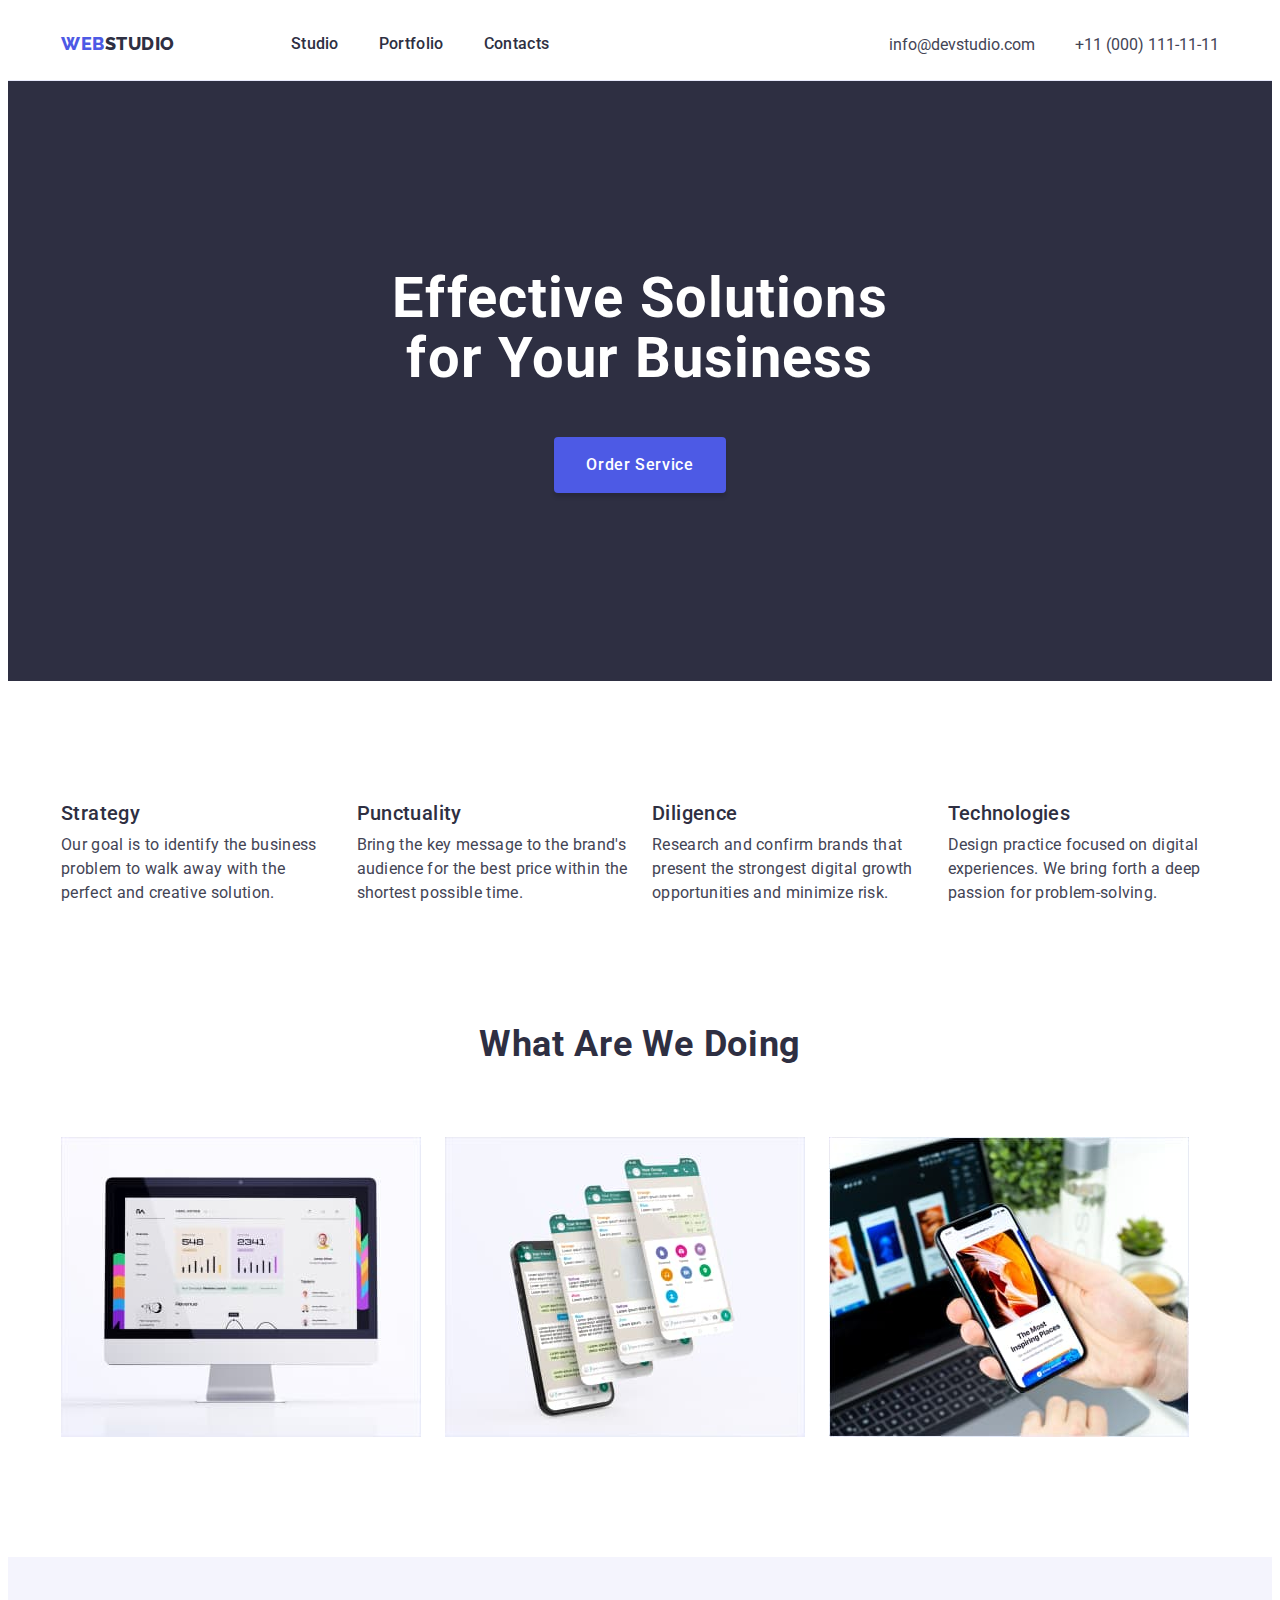
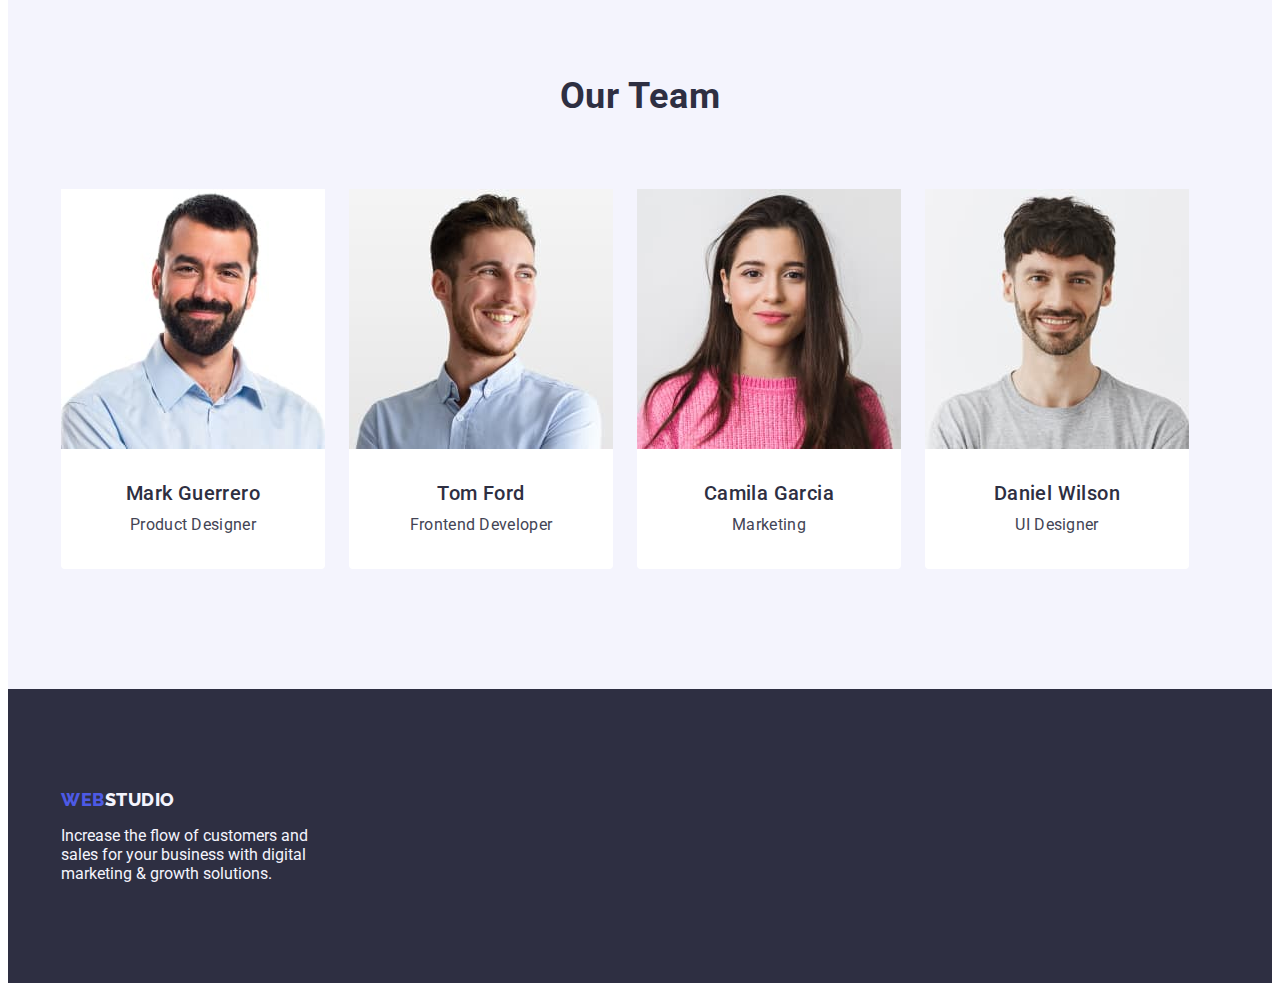
<file: index.html>
<!DOCTYPE html>
<html lang="en">
  <head>
    <meta charset="UTF-8" />
    <meta name="viewport" content="width=device-width, initial-scale=1.0" />
    <title>WebStudio</title>
    <link
      rel="stylesheet"
      href="https://cdnjs.cloudflare.com/ajax/libs/modern-normalize/2.0.0/modern-normalize.min.css"
      integrity="sha512-4xo8blKMVCiXpTaLzQSLSw3KFOVPWhm/TRtuPVc4WG6kUgjH6J03IBuG7JZPkcWMxJ5huwaBpOpnwYElP/m6wg=="
      crossorigin="anonymous"
      referrerpolicy="no-referrer"
    />
    <link rel="preconnect" href="https://fonts.googleapis.com" />
    <link rel="preconnect" href="https://fonts.gstatic.com" crossorigin />
    <link
      href="https://fonts.googleapis.com/css2?family=Raleway:wght@800&family=Roboto:wght@400;500;700;900&display=swap"
      rel="stylesheet"
    />
    <link rel="stylesheet" href="./css/styles.css" />
  </head>
  <body>
    <!-- Заголовок -->

    <header class="border">
      <div class="header-container container">
        <nav class="flex-header">
          <a href="./index.html" class="logo link"
            >Web<span class="logo-studio-header">Studio</span></a
          >
          <ul class="list flex-header">
            <li>
              <a href="./index.html" class="navigation link">Studio</a>
            </li>
            <li>
              <a href="./portfolio.html" class="navigation link">Portfolio</a>
            </li>
            <li><a href="" class="navigation link">Contacts</a></li>
          </ul>
        </nav>
        <address class="address">
          <ul class="list flex-header">
            <li>
              <a href="mailto:info@devstudio.com" class="link-address link"
                >info@devstudio.com</a
              >
            </li>
            <li>
              <a href="tel:+110001111111" class="link-address link"
                >+11 (000) 111-11-11</a
              >
            </li>
          </ul>
        </address>
      </div>
    </header>

    <main>
      <section class="hero">
        <div class="container container-hero">
          <h1 class="hero-header">Effective Solutions for Your Business</h1>
          <button type="button" class="hero-button">Order Service</button>
        </div>
      </section>

      <!-- Переваги -->

      <section class="features">
        <div class="container">
          <h2 class="visually-hidden">Features</h2>
          <ul class="list features-flex">
            <li class="features-list-item">
              <h3 class="header-feature list-item">Strategy</h3>
              <p class="text">
                Our goal is to identify the business problem to walk away with
                the perfect and creative solution.
              </p>
            </li>
            <li class="features-list-item">
              <h3 class="header-feature list-item">Punctuality</h3>
              <p class="text">
                Bring the key message to the brand's audience for the best price
                within the shortest possible time.
              </p>
            </li>
            <li class="features-list-item">
              <h3 class="header-feature list-item">Diligence</h3>
              <p class="text">
                Research and confirm brands that present the strongest digital
                growth opportunities and minimize risk.
              </p>
            </li>
            <li class="features-list-item">
              <h3 class="header-feature list-item">Technologies</h3>
              <p class="text">
                Design practice focused on digital experiences. We bring forth a
                deep passion for problem-solving.
              </p>
            </li>
          </ul>
        </div>
      </section>

      <!-- Чим ми займаємось -->

      <section class="occupation-wrap">
        <div class="container">
          <h2 class="header-second occupation">What are we doing</h2>
          <ul class="list occupation-flex">
            <li class="occupation-flex">
              <img
                src="./images/Rectangle71-2.jpg"
                alt="Web Development"
                width="360"
              />
            </li>
            <li class="occupation-flex">
              <img
                src="./images/Rectangle71-1.jpg"
                alt="App Development"
                width="360"
              />
            </li>
            <li class="occupation-flex">
              <img
                src="./images/Rectangle71.jpg"
                alt="Web Design"
                width="360"
              />
            </li>
          </ul>
        </div>
      </section>

      <!-- Команда -->

      <section class="team">
        <div class="container">
          <h2 class="header-second team-header">Our Team</h2>
          <ul class="list team-flex">
            <li class="team-point">
              <img src="./images/img1.jpg" alt="Mark Guerrero" width="264" />
              <div class="team-item-container">
                <h3 class="header-feature team-item">Mark Guerrero</h3>
                <p class="text">Product Designer</p>
              </div>
            </li>
            <li class="team-point">
              <img src="./images/img4.jpg" alt="Tom Ford" width="264" />
              <div class="team-item-container">
                <h3 class="header-feature team-item">Tom Ford</h3>
                <p class="text">Frontend Developer</p>
              </div>
            </li>
            <li class="team-point">
              <img src="./images/img3.jpg" alt="Camila Garcia" width="264" />
              <div class="team-item-container">
                <h3 class="header-feature team-item">Camila Garcia</h3>
                <p class="text">Marketing</p>
              </div>
            </li>
            <li class="team-point">
              <img src="./images/img2.jpg" alt="Daniel Wilson" width="264" />
              <div class="team-item-container">
                <h3 class="header-feature team-item">Daniel Wilson</h3>
                <p class="text">UI Designer</p>
              </div>
            </li>
          </ul>
        </div>
      </section>
    </main>

    <footer class="footer">
      <div class="container">
        <a href="./index.html" class="logo link footer-logo"
          >Web<span class="logo-studio">Studio</span></a
        >
        <p class="text-footer">
          Increase the flow of customers and sales for your business with
          digital marketing & growth solutions.
        </p>
      </div>
    </footer>
  </body>
</html>
</file>
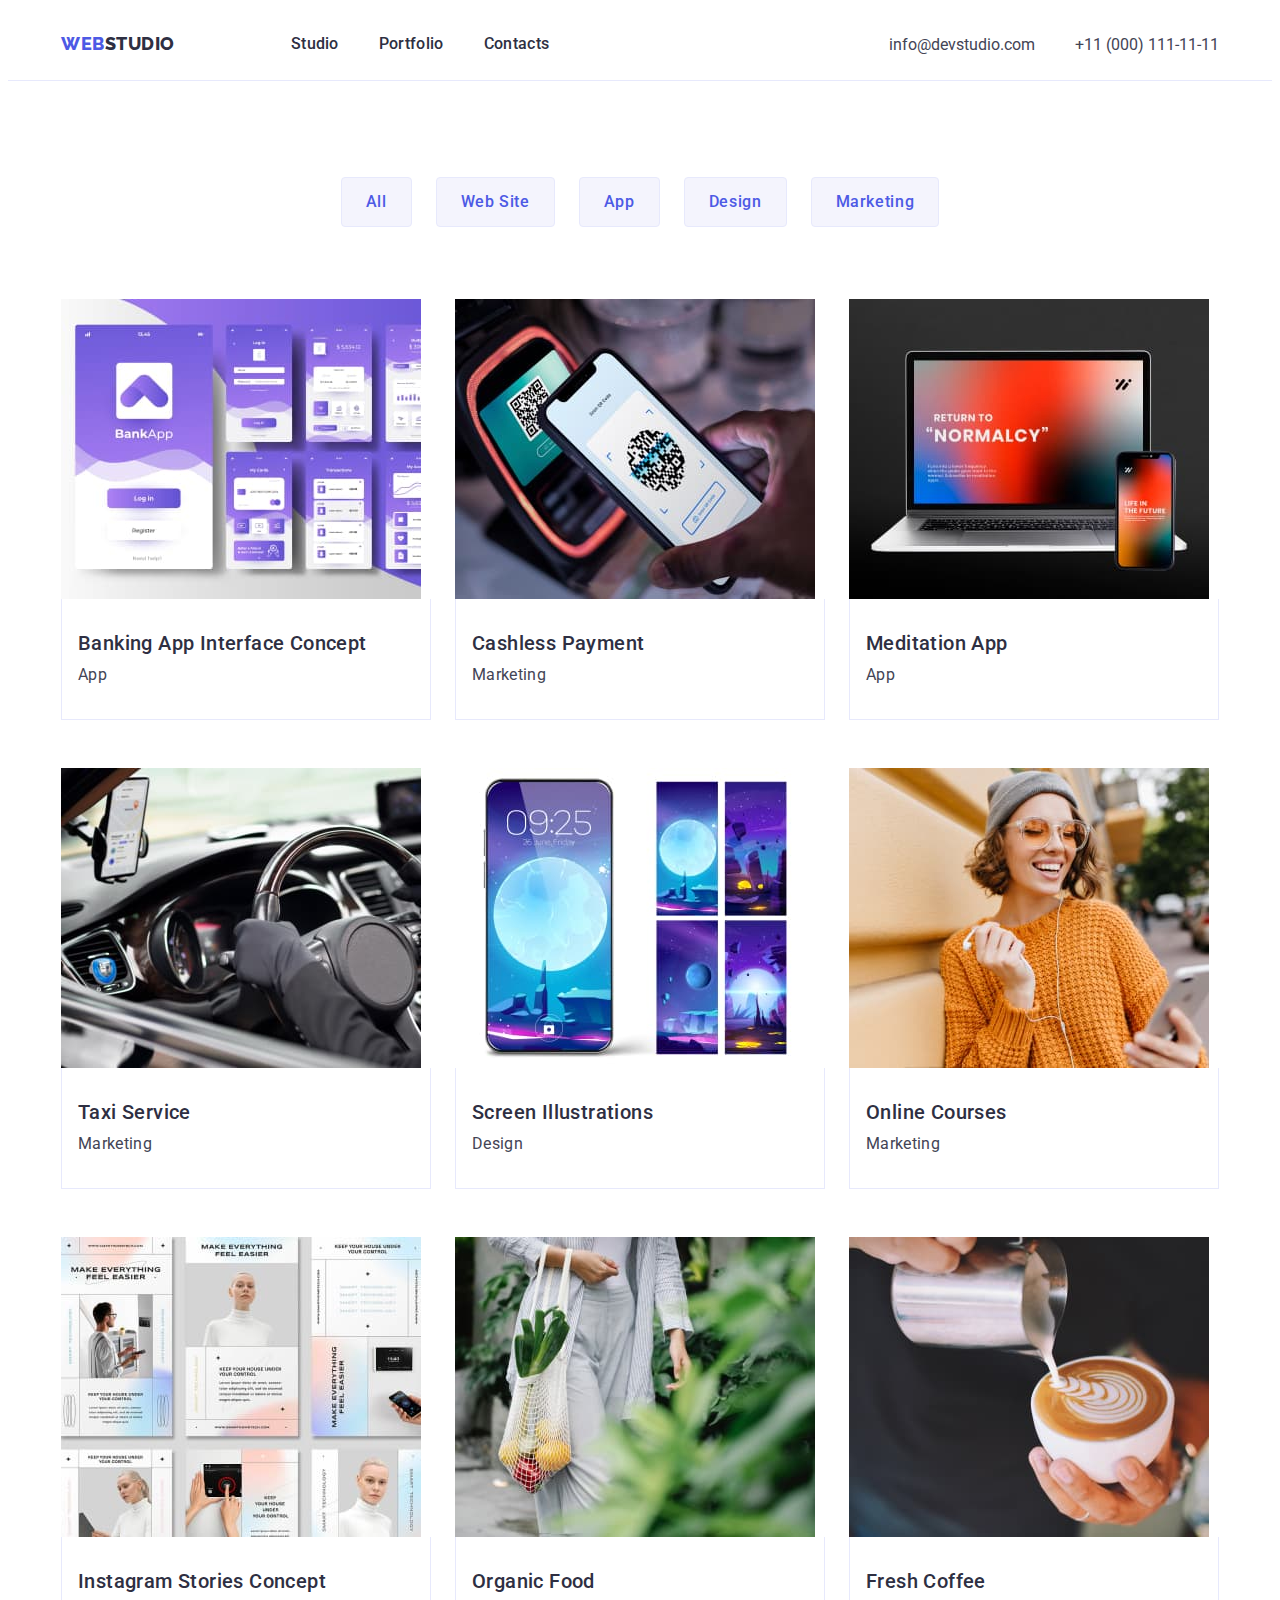
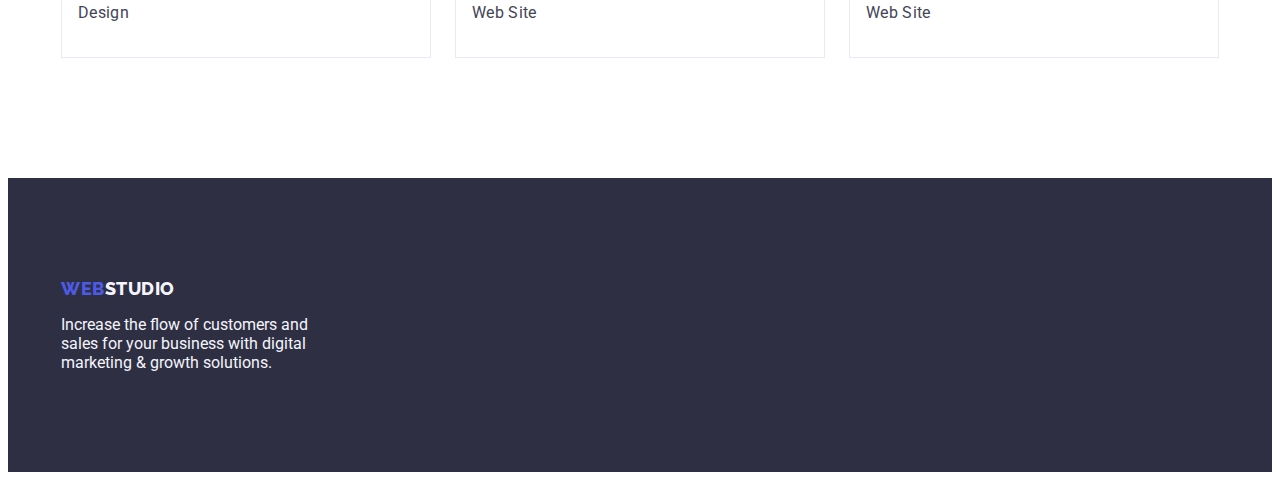
<file: portfolio.html>
<!DOCTYPE html>
<html lang="en">
  <head>
    <meta charset="UTF-8" />
    <meta name="viewport" content="width=device-width, initial-scale=1.0" />
    <title>Portfolio</title>
    <link
      rel="stylesheet"
      href="https://cdnjs.cloudflare.com/ajax/libs/modern-normalize/2.0.0/modern-normalize.min.css"
      integrity="sha512-4xo8blKMVCiXpTaLzQSLSw3KFOVPWhm/TRtuPVc4WG6kUgjH6J03IBuG7JZPkcWMxJ5huwaBpOpnwYElP/m6wg=="
      crossorigin="anonymous"
      referrerpolicy="no-referrer"
    />
    <link rel="preconnect" href="https://fonts.googleapis.com" />
    <link rel="preconnect" href="https://fonts.gstatic.com" crossorigin />
    <link
      href="https://fonts.googleapis.com/css2?family=Raleway:wght@800&family=Roboto:wght@400;500;700;900&display=swap"
      rel="stylesheet"
    />
    <link rel="stylesheet" href="./css/styles.css" />
  </head>
  <body>
    <header class="border">
      <div class="header-container container">
        <nav class="flex-header">
          <a href="./index.html" class="logo link"
            >Web<span class="logo-studio-header">Studio</span></a
          >
          <ul class="list flex-header">
            <li>
              <a href="./index.html" class="navigation link">Studio</a>
            </li>
            <li>
              <a href="./portfolio.html" class="navigation link">Portfolio</a>
            </li>
            <li><a href="" class="navigation link">Contacts</a></li>
          </ul>
        </nav>
        <address class="address">
          <ul class="list flex-header">
            <li>
              <a href="mailto:info@devstudio.com" class="link-address link"
                >info@devstudio.com</a
              >
            </li>
            <li>
              <a href="tel:+110001111111" class="link-address link"
                >+11 (000) 111-11-11</a
              >
            </li>
          </ul>
        </address>
      </div>
    </header>

    <main>
      <section class="projects">
        <div class="container">
          <h1 class="visually-hidden">Portfolio</h1>
          <!-- Navigation`s buttons -->
          <ul class="list btn-nav-flex">
            <li><button type="button" class="button-portfolio">All</button></li>
            <li>
              <button type="button" class="button-portfolio">Web Site</button>
            </li>
            <li><button type="button" class="button-portfolio">App</button></li>
            <li>
              <button type="button" class="button-portfolio">Design</button>
            </li>
            <li>
              <button type="button" class="button-portfolio">Marketing</button>
            </li>
          </ul>
          <ul class="list projects-flex">
            <li class="projects-list-item">
              <a href="" class="link"
                ><img
                  src="./images/bankimg.jpg"
                  alt="Interface of application"
                  width="360"
                />
                <div class="projects-item-container">
                  <h2 class="header-feature projects-item-caption">
                    Banking App Interface Concept
                  </h2>
                  <p class="text-portfolio">App</p>
                </div></a
              >
            </li>
            <li class="projects-list-item">
              <a href="" class="link"
                ><img
                  src="./images/payment_img.jpg"
                  alt="Payment by phone"
                  width="360"
                />
                <div class="projects-item-container">
                  <h2 class="header-feature projects-item-caption">
                    Cashless Payment
                  </h2>
                  <p class="text-portfolio">Marketing</p>
                </div></a
              >
            </li>
            <li class="projects-list-item">
              <a href="" class="link"
                ><img
                  src="./images/meditation.jpg"
                  alt="Application on desktop compu
              ter and phone"
                  width="360"
                />
                <div class="projects-item-container">
                  <h2 class="header-feature projects-item-caption">
                    Meditation App
                  </h2>
                  <p class="text-portfolio">App</p>
                </div></a
              >
            </li>
            <li class="projects-list-item">
              <a href="" class="link">
                <img
                  src="./images/taxi.jpg"
                  alt="Taxi driver with application"
                  width="360"
                />
                <div class="projects-item-container">
                  <h2 class="header-feature projects-item-caption">
                    Taxi Service
                  </h2>
                  <p class="text-portfolio">Marketing</p>
                </div></a
              >
            </li>
            <li class="projects-list-item">
              <a href="" class="link"
                ><img
                  src="./images/illustration.jpg"
                  alt="Exempels of screen design"
                  width="360"
                />
                <div class="projects-item-container">
                  <h2 class="header-feature projects-item-caption">
                    Screen Illustrations
                  </h2>
                  <p class="text-portfolio">Design</p>
                </div></a
              >
            </li>
            <li class="projects-list-item">
              <a href="" class="link">
                <img
                  src="./images/courses.jpg"
                  alt="Girl is listening courses"
                  width="360"
                />
                <div class="projects-item-container">
                  <h2 class="header-feature projects-item-caption">
                    Online Courses
                  </h2>
                  <p class="text-portfolio">Marketing</p>
                </div></a
              >
            </li>
            <li class="projects-list-item">
              <a href="" class="link">
                <img
                  src="./images/stories.jpg"
                  alt="Exempels of Instagram stories design"
                  width="360"
                />
                <div class="projects-item-container">
                  <h2 class="header-feature projects-item-caption">
                    Instagram Stories Concept
                  </h2>
                  <p class="text-portfolio">Design</p>
                </div></a
              >
            </li>
            <li class="projects-list-item">
              <a href="" class="link"
                ><img
                  src="./images/organic.jpg"
                  alt="Women with bag of organic food"
                  width="360"
                />
                <div class="projects-item-container">
                  <h2 class="header-feature projects-item-caption">
                    Organic Food
                  </h2>
                  <p class="text-portfolio">Web Site</p>
                </div></a
              >
            </li>
            <li class="projects-list-item">
              <a href="" class="link">
                <img
                  src="./images/coffee.jpg"
                  alt="Proccese of making cappuccino"
                  width="360"
                />
                <div class="projects-item-container">
                  <h2 class="header-feature projects-item-caption">
                    Fresh Coffee
                  </h2>
                  <p class="text-portfolio">Web Site</p>
                </div></a
              >
            </li>
          </ul>
        </div>
      </section>
    </main>

    <footer class="footer">
      <div class="container">
        <a href="./index.html" class="logo link footer-logo"
          >Web<span class="logo-studio">Studio</span></a
        >
        <p class="text-footer">
          Increase the flow of customers and sales for your business with
          digital marketing & growth solutions.
        </p>
      </div>
    </footer>
  </body>
</html>
</file>
<file: css/styles.css>
/* Змінні */
:root {
  --slate: #434455;
  --navyblue: #2e2f42;
  --iris: #4d5ae5;
  --white: #fff;
  --cloud: #f4f4fd;
  --ocean: #404bbf;
  --cornflower: #e7e9fc;
}

/* Базові */
body {
  font-family: "Roboto", sans-serif;
  color: var(--slate);
  background: var(--white);
}
.link {
  text-decoration: none;
}
.list {
  list-style: none;
}
img {
  display: block;
  max-width: 100%;
}
h1,
h2,
h3,
p,
ul {
  margin: 0;
}
ul {
  padding: 0;
}
.container {
  max-width: 1158px;
  margin: 0 auto;
  padding-left: 15px;
  padding-right: 15px;
}

.visually-hidden {
  position: absolute;
  width: 1px;
  height: 1px;
  margin: -1px;
  border: 0;
  padding: 0;
  white-space: nowrap;
  clip-path: inset(100%);
  clip: rect(0 0 0 0);
  overflow: hidden;
}

/* Header */
.border {
  border-bottom: 1px solid var(--cornflower);
}
.flex-header {
  display: flex;
  align-items: center;
  gap: 40px;
}
.header-container {
  display: flex;
  align-items: baseline;
  justify-content: space-between;
}
.logo {
  font-family: Raleway, sans-serif;
  font-size: 18px;
  font-weight: 800;
  line-height: 1.17;
  letter-spacing: 0.03em;
  text-transform: uppercase;
  color: var(--iris);
  margin-right: 76px;
}

.logo-studio-header {
  color: var(--navyblue);
}

.navigation {
  display: block;
  font-weight: 500;
  font-size: 16px;
  line-height: 1.5;
  letter-spacing: 0.02em;
  color: var(--navyblue);
  text-decoration: none;
  padding: 24px 0;
}
.navigation:hover,
.navigation:focus {
  color: var(--ocean);
}
.address {
  font-style: normal;
}
.link-address {
  color: var(--slate);
}
.link-address:hover,
.link-address:focus {
  color: var(--ocean);
}

/* Hero */

.hero {
  background: var(--navyblue);
  text-align: center;
  padding: 188px 0;
}
.hero-header {
  color: var(--white);

  font-size: 56px;
  font-weight: 700;
  line-height: 1.07;
  letter-spacing: 0.02em;
  margin-bottom: 48px;
  max-width: 496px;
  margin-left: auto;
  margin-right: auto;
}
.hero-button {
  display: block;
  min-width: 169px;
  height: 56px;
  border: none;
  color: var(--white);
  letter-spacing: 0.04em;
  background: var(--iris);
  font-family: "Roboto", sans-serif;
  font-weight: 500;
  font-size: 16px;
  line-height: 1.5;
  cursor: pointer;
  border-radius: 4px;
  box-shadow: 0px 4px 4px 0px rgba(0, 0, 0, 0.15);
  padding: 16px 32px;
  margin: 0 auto;
}
.hero-button:hover,
.hero-button:focus {
  background-color: var(--ocean);
}

/* Features */
.features {
  padding: 120px 0;
}
.features-flex {
  display: flex;
  gap: 24px;
  justify-content: space-between;
}
.features-list-item {
  flex-basis: calc((100% - 72px) / 4);
}
.header-second {
  text-align: center;
  font-size: 36px;
  font-weight: 700;
  line-height: 1.11;
  letter-spacing: 0.72px;
  text-transform: capitalize;
  color: var(--navyblue);
}
.header-feature {
  font-weight: 500;
  line-height: 1.2;
  font-size: 20px;
  letter-spacing: 0.02em;
  color: var(--navyblue);
}
.header-feature.list-item {
  margin-bottom: 8px;
}

.text {
  color: var(--slate);
  line-height: 1.5;
  letter-spacing: 0.02em;
}
/* Occupation */
.occupation-wrap {
  padding-bottom: 120px;
}
.header-second.occupation {
  margin-bottom: 72px;
}
.list.occupation-flex {
  display: flex;
  gap: 24px;
}
.occupation-flex {
  flex-basis: calc((100%-48px) / 3);
}
/* Team */
.team-flex {
  display: flex;
  gap: 24px;
  flex-basis: calc((100%-72px) / 4);
}
.team {
  background: var(--cloud);
  padding-bottom: 120px;
  padding-top: 120px;
}
.team-header {
  margin-bottom: 72px;
}
.team-point {
  background-color: var(--white);
  text-align: center;
  border-radius: 0px 0px 4px 4px;
}
.team-item-container {
  padding: 32px 0;
}
.header-feature.team-item {
  margin-bottom: 8px;
}

/* Footer */
.logo-studio {
  color: var(--cloud);
}
.footer {
  background: var(--navyblue);
  padding: 100px 0;
}
.footer-logo {
  display: inline-block;
  margin-bottom: 16px;
}
.text-footer {
  color: var(--cloud);
  max-width: 264px;
}

/* Second page portfolio */
.projects {
  padding: 96px 0 120px 0;
}
.btn-nav-flex {
  display: flex;
  justify-content: center;
  gap: 24px;
  flex-basis: calc((100%-120px) / 5);
  margin-bottom: 72px;
}
.button-portfolio {
  color: var(--iris);
  text-align: center;
  font-weight: 500;
  letter-spacing: 0.04em;
  background: var(--cloud);
  font-family: "Roboto", sans-serif;
  font-size: 16px;
  line-height: 1.5;
  cursor: pointer;
  padding: 12px 24px;
  border: 1px solid var(--cornflower);
  border-radius: 4px;
}

.button-portfolio:hover,
.button-portfolio:focus,
.button-portfolio:active {
  color: var(--white);
  background: var(--ocean);
  border: 1px solid transparent;
}
.projects-flex {
  display: flex;
  flex-wrap: wrap;
  row-gap: 48px;
  column-gap: 24px;
}
.projects-list-item {
  width: calc((100% - 48px) / 3);
}
.projects-item-container {
  padding: 32px 16px;
  border: 1px solid var(--cornflower);
  border-top: none;
}
.projects-item-caption {
  margin-bottom: 8px;
}
.text-portfolio {
  font-size: 16px;
  line-height: 1.5;
  letter-spacing: 0.02em;
  color: var(--slate);
}
</file>
